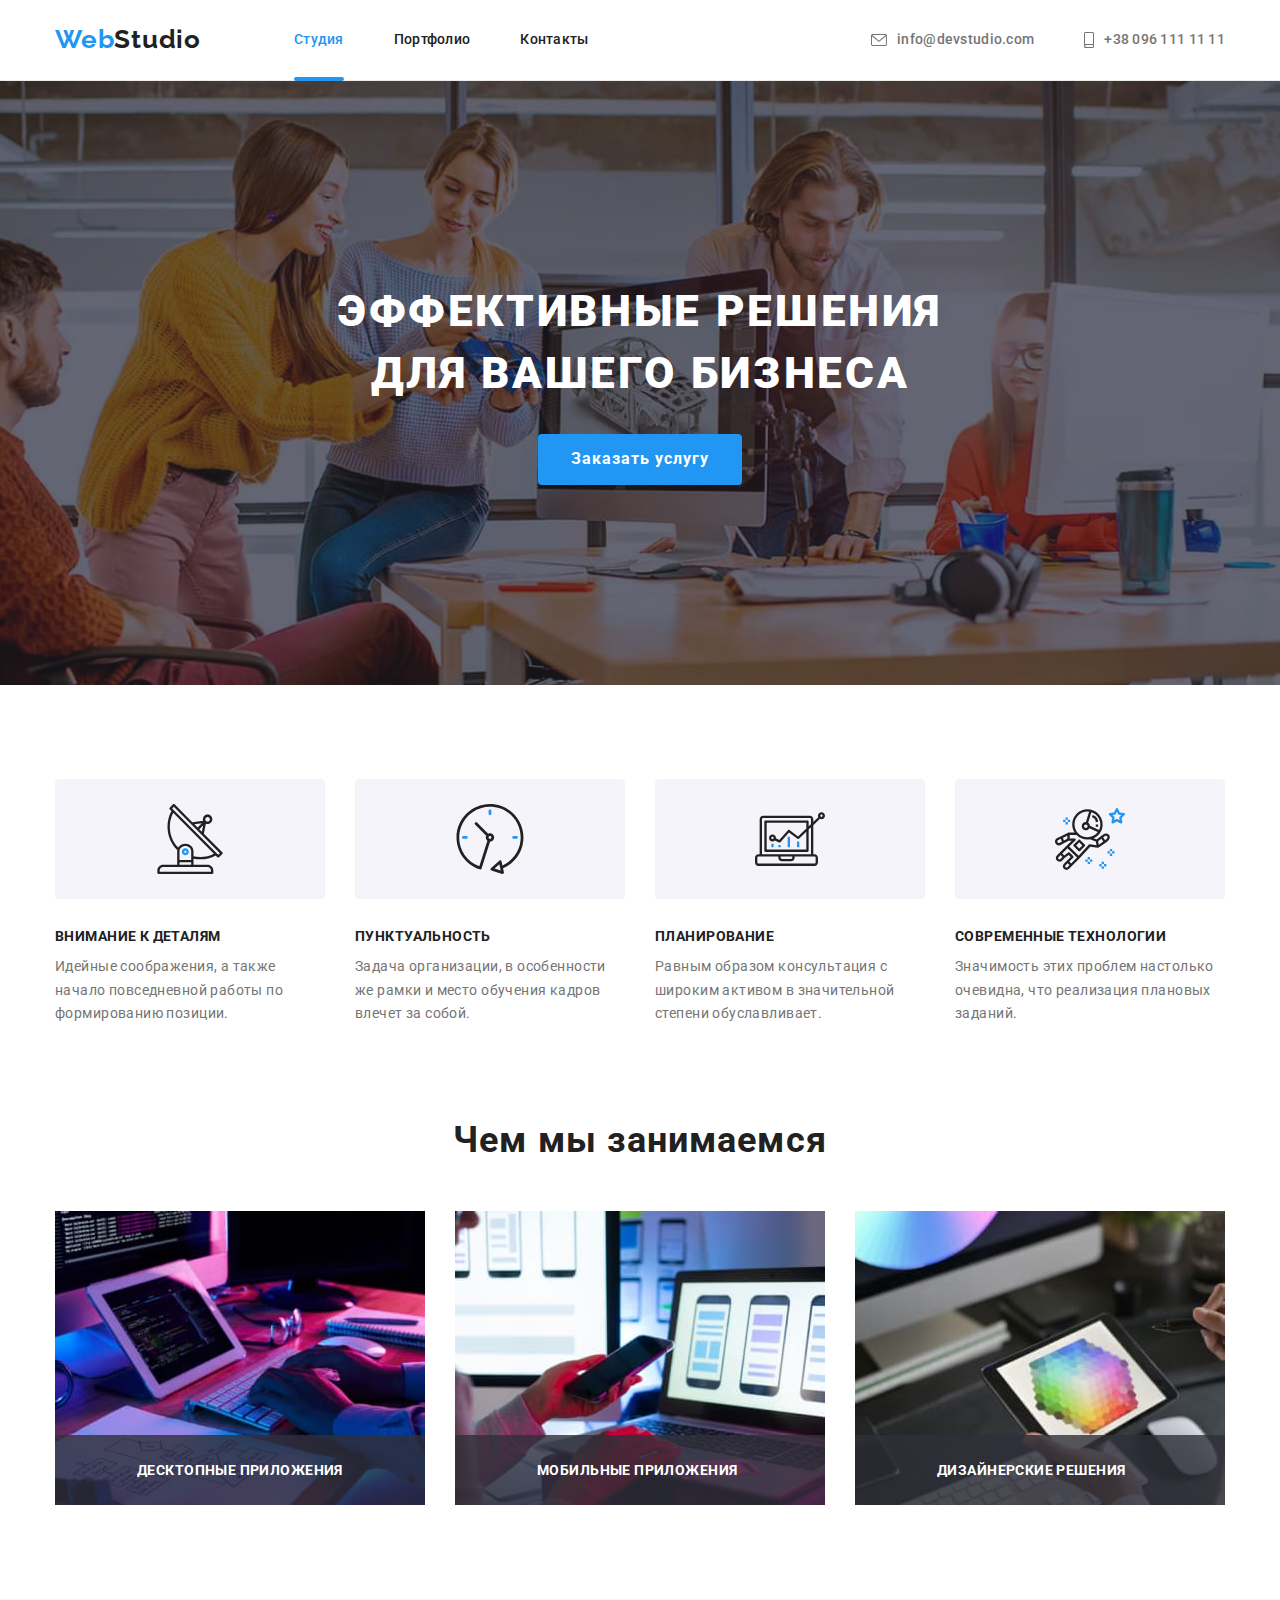
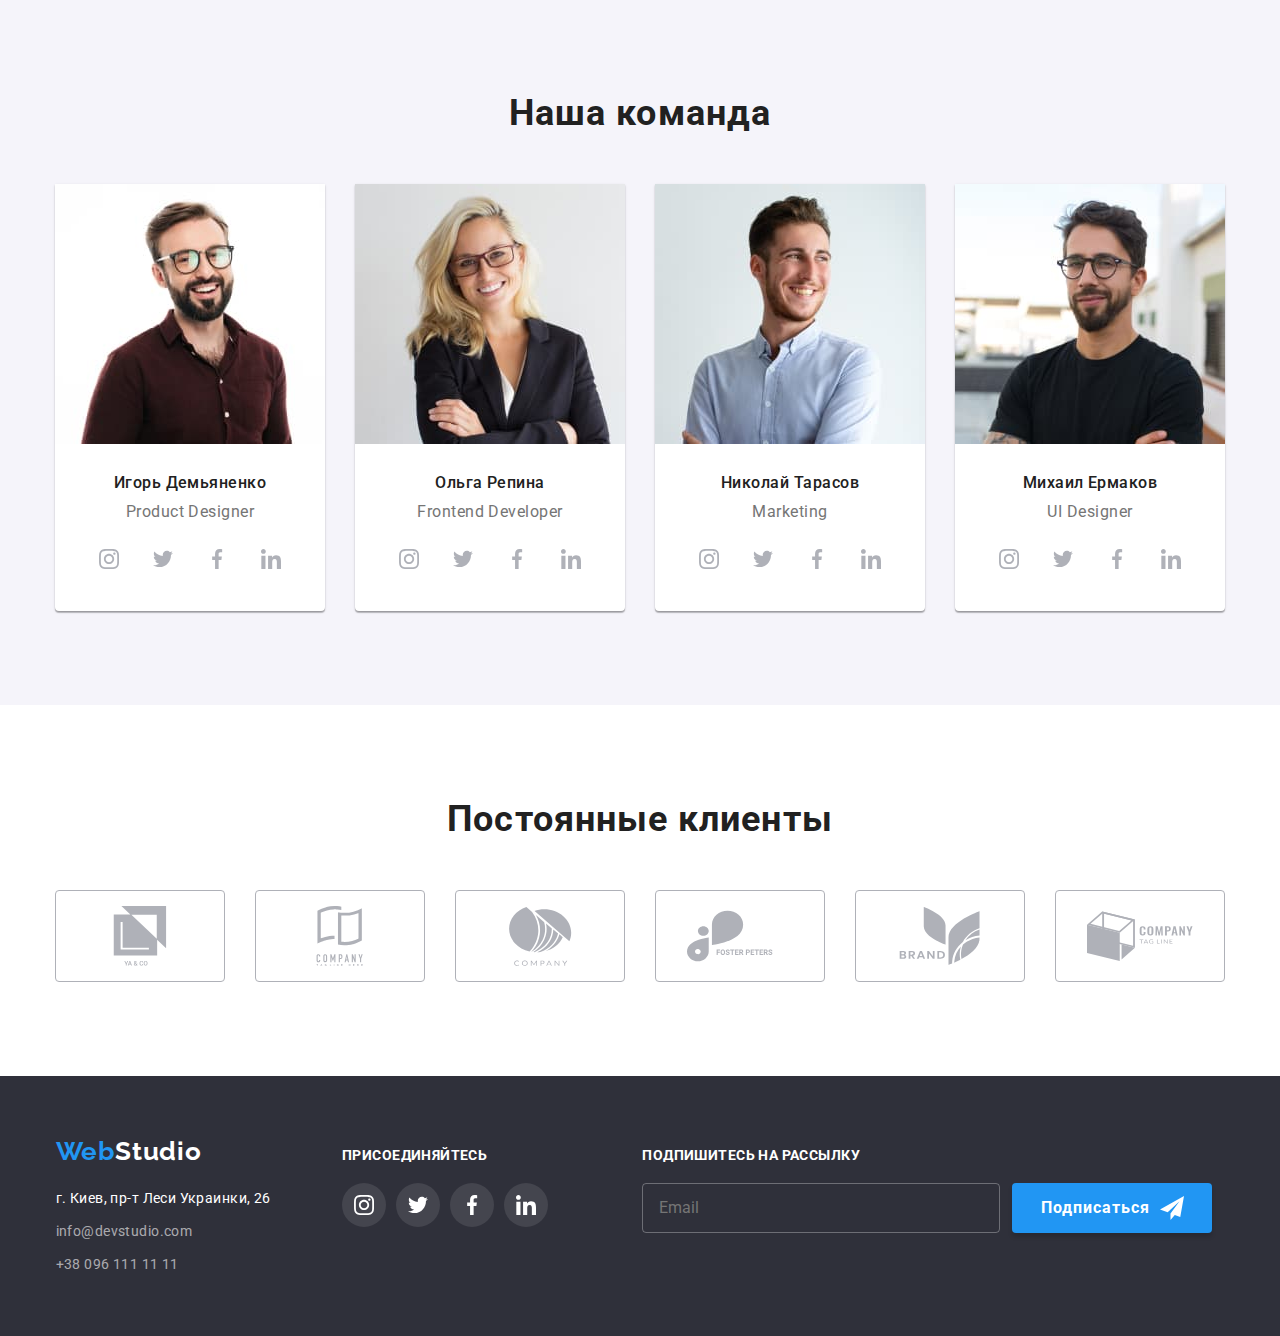
<file: index.html>
<!DOCTYPE html>
<html lang="ru">
<head>
    <meta charset="UTF-8">
    <meta http-equiv="X-UA-Compatible" content="IE=edge">
    <meta name="viewport" content="width=device-width, initial-scale=1.0" />
    <title>Web Studio</title>
    <link rel="preconnect" href="https://fonts.googleapis.com">
    <link rel="preconnect" href="https://fonts.gstatic.com" crossorigin>
    <link href="https://fonts.googleapis.com/css2?family=Raleway:wght@700&family=Roboto:wght@400;500;700;900&display=swap"
        rel="stylesheet">
        <link rel="stylesheet" href="https://cdnjs.cloudflare.com/ajax/libs/modern-normalize/1.1.0/modern-normalize.min.css">
    <link rel="stylesheet" href="./css/main.min.css" />
</head>
<body>
    <header class="line-header">
        <div class="container">
            <!-- Заголовок Хедера -->
            <div class="header">
                <a href="./index.html" class="header__logo"><span class="header__logo-web">Web</span>Studio</a>
                <button type="button"
                        class="nav__button"
                        data-menu-button
                        aria-expanded="false"
                        aria-controls="nav__menu-mobile"
                    >
                        <svg width="40px" height="40px" aria-label="Переключатель мобильного меню">
                            <use class="nav__icon-crose" href="./images/symbol-defs.svg#icon-close_40px"></use>
                            <use class="nav__icon-menu" href="./images/symbol-defs.svg#icon-menu_40px"></use>
                        </svg>
                    </button> 
            <!-- Навигация -->
            <div class="mobile-menu" data-menu>
                <nav class="nav">
                    <ul class="nav__list"> 
                        <li class="nav__item"><a href="./index.html" class="nav__link nav__link--current">Студия</a></li>
                        <li class="nav__item"><a href="./portfolio.html" class="nav__link">Портфолио</a></li>
                        <li class="nav__item"><a href="" class="nav__link">Контакты</a></li>
                    </ul> 
                </nav>
            <!-- Контакты -->
                <div class="mobile-flex">
                <ul class="nav-contact">
                    <li class="nav-contact__item">
                        <a href="mailto:info@devstudio.com" class="nav-contact__link mail">
                            <div class="nav-contact__icon">
                                <svg class="nav__mail-icon" width="16px" height="12px">
                                    <use href="./images/symbol-defs.svg#icon-envelope"></use>
                                </svg>
                                info@devstudio.com
                            </div>
                        </a>
                    </li>
                    <li class="nav-contact__item">
                        <a href="tel:+380961111111" class="nav-contact__link">
                            <div class="nav-contact__icon-block">
                                <svg class="nav__phone-icon" width="10px" height="16px">
                                    <use href="./images/symbol-defs.svg#icon-smartphone"></use>
                                </svg>
                                +38 096 111 11 11
                            </div>
                        </a>
                    </li>
                </ul>
                <ul class="mobile-nav__list">
                            <li class="mobile-nav__item">
                                <a href="" class="mobile-nav__link">Instagram</a>
                            </li>
                            <li class="mobile-nav__item"> 
                                <a href="" class="mobile-nav__link">Twitter</a>
                            </li>
                            <li class="mobile-nav__item">
                                <a href="" class="mobile-nav__link">Facebook</a>
                            </li>
                            <li class="mobile-nav__item">
                                <a href="" class="mobile-nav__link">LinkedIn</a>
                            </li>
                        </ul>
                </div>
            </div>
        </div>
        </div>
    </header>
    <main>
        <!-- Фон на Hero -->
        
        <!-- Hero -->
        <section class="hero">
            <div class="container">
                <h1 class="hero__captoin">Эффективные решения<br> для вашего бизнеса</h1>
                <button data-modal-open type="button" class="hero__button">Заказать услугу</button>
                <div class="backdrop is-hidden" data-modal>
                    <div class="modal">
                        <button class="modal__button-close" type="button" data-modal-close>
                            <svg width="11px" height="11px" class="modal__icon">
                                <use href="./images/symbol-defs.svg#icon-close-svg"></use>
                            </svg>
                    </button>
                    <form name="signup_form" autocomplete="on" novalidate class="modal__form">
                        <h2 class="form-label">Оставьте свои данные, мы вам перезвоним</h2>
                        <div class="form-info">
                        <label for="name">Имя</label>
                        <input type="text" name="name" id="name" placeholder=" " class="form-info__text"/>
                        <svg class="form-info__svg">
                            <use href="./images/symbol-defs.svg#icon-person-input"></use>
                        </svg>
                        </div>

                        <div class="form-info">
                        <label for="tel">Телефон</label>
                        <input type="tel" name="tel" id="tel" placeholder=" " class="form-info__text">
                        <svg class="form-info__svg">
                            <use href="./images/symbol-defs.svg#icon-phone-input"></use>
                        </svg>
                        </div>

                        <div class="form-info">
                        <label for="email">Почта</label>
                        <input type="email" name="email" id="email" placeholder=" " class="form-info__text">
                        <svg class="form-info__svg">
                            <use href="./images/symbol-defs.svg#icon-email-input"></use>
                        </svg>
                        </div>

                        <div class="feetback">
                        <label for="feetback">Комментарий</label>
                        <textarea name="feetback" id="feetback" rows="10" placeholder="Введите текст" class="form-info__text"></textarea>
                        </div>

                        <div class="polisy">
                        <label for="polisy">
                            <input type="checkbox" name="polisy" id="polisy" class="polisy__checkbox">
                            <svg class="polisy__icon">
                                <use href="./images/symbol-defs.svg#icon-polisy"></use>
                            </svg>
                            Соглашаюсь с рассылкой и принимаю 
                            <a href="" class="polisy__link">Условия договора</a>
                        </label>
                        </div>
                        <button type="submit" class="form-button">Отправить</button>
                    </form>
                    </div>
                </div>
            </div>
        </section>
        <!-- Особенности веб студии -->
        <section class="section">
            <div class="container">
                <h2 class="visually-hidden">Особенности</h2>
                <ul class="futures">
                    <li class="futures__item">
                        <div class="futures__block">
                            <svg class="futures__icon">
                                <use href="./images/symbol-defs.svg#icon-antenna"></use>
                            </svg>
                        </div>
                        <h3 class="futures__title">Внимание к деталям</h3>
                        <p class="futures__text">Идейные соображения, а также начало повседневной работы по формированию позиции.</p>
                    </li>
                <li class="futures__item">
                    <div class="futures__block">
                        <svg class="futures__icon">
                            <use href="./images/symbol-defs.svg#icon-clock"></use>
                        </svg>
                    </div>
                    <h3 class="futures__title">Пунктуальность</h3>
                    <p class="futures__text">Задача организации, в особенности же рамки и место обучения кадров влечет за собой.</p>
                </li>
                <li class="futures__item">
                    <div class="futures__block">
                        <svg class="futures__icon">
                            <use href="./images/symbol-defs.svg#icon-diagram"></use>
                        </svg>
                    </div>
                    <h3 class="futures__title">Планирование</h3>
                    <p class="futures__text">Равным образом консультация с широким активом в значительной степени обуславливает.</p>
                </li>
                <li class="futures__item">
                    <div class="futures__block">
                        <svg class="futures__icon">
                            <use href="./images/symbol-defs.svg#icon-astronaut"></use>
                        </svg>
                    </div>
                    <h3 class="futures__title">Современные технологии</h3>
                    <p class="futures__text">Значимость этих проблем настолько очевидна, что реализация плановых заданий.</p>
                </li>
                </ul>
            </div>
        </section>
        
        <!-- Примеры работ -->
        <section class="section section--no-padding-top">
            <div class="container">
                <h2 class="section__title">Чем мы занимаемся</h2>
                    <ul class="examples">
                        <li class="examples__item">
                            <div class="examples__backdrop">
                            <picture>
                                <source
                                    srcset="
                                    ./images/dev1-1x.jpg 1x, 
                                    ./images/dev1-2x.jpg 2x
                                    "
                                >
                                <img src="images/unknown.png" alt="Разработчик пишет код" width="370" />
                            </picture>
                                <p class="examples__text">Десктопные приложения</p>
                            </div>
                        </li>
                        <li class="examples__item">
                            <div class="examples__backdrop">
                            <picture>
                                <source srcset="
                                    ./images/dev2-1x.jpg 1x, 
                                    ./images/dev2-2x.jpg 2x
                                    "
                                >
                                <img src="images/unknown(1).png" alt="Разработчик выбирает дизайн" width="370" />
                            </picture>
                                <p class="examples__text">Мобильные приложения</p>
                            </div>
                        </li>
                        <li class="examples__item">
                            <div class="examples__backdrop">
                            <picture>
                                <source srcset="
                                    ./images/dev3-1x.jpg 1x, 
                                    ./images/dev3-2x.jpg 2x
                                    "
                                >
                                <img src="images/unknown(2).png" alt="Разработчик выбирает цветовую палитру" width="370" />
                            </picture>
                                <p class="examples__text">Дизайнерские решения</p>
                            </div>
                        </li>
                    </ul>
            </div>
        </section>
        <!-- Секция наша команда -->
        <section class="section section--background">
            <div class="container">
                <h2 class="section__title">Наша команда</h2>
                    <ul class="team">
                        <li class="team__item">
                            <picture>
                                <source srcset="
                                    ./images/mobigor-1x.jpg 1x,
                                    ./images/mobigor-2x.jpg 2x
                                    "
                                    media="(max-width: 767px)"
                                >
                                <source srcset="
                                    ./images/igorpc-1x.jpg 1x,
                                    ./images/igorpc-2x.jpg 2x
                                    " 
                                    media="(min-width: 1200px)"
                                >
                                <source srcset="
                                    ./images/tabigor-1x.jpg 1x,
                                    ./images/tabigor-2x.jpg 2x
                                    "
                                >

                                <img src="images/igor.png" alt="Игорь Демьяненко" />
                            </picture>
                            <div class="team__box">
                                <h3 class="team__title">Игорь Демьяненко</h3>
                                <p class="team__text">Product Designer</p>
                                <ul class="social">
                                    <li class="social__item">
                                        <a href="" class="social__link">
                                            <svg width="20px" height="20px">
                                                <use href="./images/symbol-defs.svg#icon-instagram"></use>
                                            </svg>
                                        </a>
                                    </li>
                                    <li class="social__item">
                                        <a href="" class="social__link">
                                            <svg width="20px" height="20px">
                                                <use href="./images/symbol-defs.svg#icon-twitter"></use>
                                            </svg>
                                        </a>
                                    </li>
                                    <li class="social__item">
                                        <a href="" class="social__link">
                                            <svg width="20px" height="20px">
                                                <use href="./images/symbol-defs.svg#icon-facebook"></use>
                                            </svg>
                                        </a>
                                    </li>
                                    <li class="social__item">
                                        <a href="" class="social__link">
                                            <svg width="20px" height="20px">
                                                <use href="./images/symbol-defs.svg#icon-linkedin"></use>
                                            </svg>
                                        </a>
                                    </li>
                                </ul>
                             </div>
                        </li>
                <li class="team__item">
                    <picture>
                                <source srcset="
                                    ./images/mobolga-1x.jpg 1x,
                                    ./images/mobolga-2x.jpg 2x
                                    " media="(max-width: 767px)"
                                >
                                <source srcset="
                                    ./images/olgapc-1x.jpg 1x,
                                    ./images/olgapc-2x.jpg 2x
                                    " media="(min-width: 1200px)"
                                >
                                <source srcset="
                                    ./images/tabolga-1x.jpg 1x,
                                    ./images/tabolga-2x.jpg 2x
                                    "
                                >
                            
                                <img src="images/olga.png" alt="Ольга Репина" />
                            </picture>
                    <div class="team__box">
                        <h3 class="team__title">Ольга Репина</h3>
                        <p class="team__text">Frontend Developer</p>
                        <ul class="social">
                            <li class="social__item">
                                <a href="" class="social__link">
                                    <svg width="20px" height="20px">
                                        <use href="./images/symbol-defs.svg#icon-instagram"></use>
                                    </svg>
                                </a>
                            </li>
                            <li class="social__item">
                                <a href="" class="social__link">
                                    <svg width="20px" height="20px">
                                        <use href="./images/symbol-defs.svg#icon-twitter"></use>
                                    </svg>
                                </a>
                            </li>
                            <li class="social__item">
                                <a href="" class="social__link">
                                    <svg width="20px" height="20px">
                                        <use href="./images/symbol-defs.svg#icon-facebook"></use>
                                    </svg>
                                </a>
                            </li>
                            <li class="social__item">
                                <a href="" class="social__link">
                                    <svg width="20px" height="20px">
                                        <use href="./images/symbol-defs.svg#icon-linkedin"></use>
                                    </svg>
                                </a>
                            </li>
                        </ul>
                    </div>
                </li>
                <li class="team__item">
                    <picture>
                                <source srcset="
                                    ./images/mobnikola-1x.jpg 1x,
                                    ./images/mobnikola-2x.jpg 2x
                                    " media="(max-width: 767px)"
                                >
                                <source srcset="
                                    ./images/nikolapc-1x.jpg 1x,
                                    ./images/nikolapc-2x.jpg 2x
                                    " media="(min-width: 1200px)"
                                >
                                <source srcset="
                                    ./images/tabnikola-1x.jpg 1x,
                                    ./images/tabnikola-2x.jpg 2x
                                    "
                                >
                            
                                <img src="images/nikola.png" alt="Николай Тарасов" />
                            </picture>
                        <div class="team__box">
                            <h3 class="team__title">Николай Тарасов</h3>
                            <p class="team__text">Marketing</p>
                            <ul class="social">
                                <li class="social__item">
                                    <a href="" class="social__link">
                                        <svg width="20px" height="20px">
                                            <use href="./images/symbol-defs.svg#icon-instagram"></use>
                                        </svg>
                                    </a>
                                </li>
                                <li class="social__item">
                                    <a href="" class="social__link">
                                        <svg width="20px" height="20px">
                                            <use href="./images/symbol-defs.svg#icon-twitter"></use>
                                        </svg>
                                    </a>
                                </li>
                                <li class="social__item">
                                    <a href="" class="social__link">
                                        <svg width="20px" height="20px">
                                            <use href="./images/symbol-defs.svg#icon-facebook"></use>
                                        </svg>
                                    </a>
                                </li>
                                <li class="social__item">
                                    <a href="" class="social__link">
                                        <svg width="20px" height="20px">
                                            <use href="./images/symbol-defs.svg#icon-linkedin"></use>
                                        </svg>
                                    </a>
                                </li>
                            </ul>
                        </div>
                </li>
                <li class="team__item">
                    <picture>
                                <source srcset="
                                    ./images/mobmiha-1x.jpg 1x,
                                    ./images/mobmiha-2x.jpg 2x
                                    " media="(max-width: 767px)"
                                >
                                <source srcset="
                                    ./images/mihapc-1x.jpg 1x,
                                    ./images/mihapc-2x.jpg 2x
                                    " media="(min-width: 1200px)"
                                >
                                <source srcset="
                                    ./images/tabmiha-1x.jpg 1x,
                                    ./images/tabmiha-2x.jpg 2x
                                    "
                                >
                            
                                <img src="images/miha.png" alt="Михаил Ермаков" />
                            </picture>
                        <div class="team__box">
                            <h3 class="team__title">Михаил Ермаков</h3>
                            <p class="team__text">UI Designer</p>
                            <ul class="social">
                                <li class="social__item">
                                    <a href="" class="social__link">
                                        <svg width="20px" height="20px">
                                            <use href="./images/symbol-defs.svg#icon-instagram"></use>
                                        </svg>
                                    </a>
                                </li>
                                <li class="social__item">
                                    <a href="" class="social__link">
                                        <svg width="20px" height="20px">
                                            <use href="./images/symbol-defs.svg#icon-twitter"></use>
                                        </svg>
                                    </a>
                                </li>
                                <li class="social__item">
                                    <a href="" class="social__link">
                                        <svg width="20px" height="20px">
                                            <use href="./images/symbol-defs.svg#icon-facebook"></use>
                                        </svg>
                                    </a>
                                </li>
                                <li class="social__item">
                                    <a href="" class="social__link">
                                        <svg width="20px" height="20px">
                                            <use href="./images/symbol-defs.svg#icon-linkedin"></use>
                                        </svg>
                                    </a>
                                </li>
                            </ul>
                        </div>
                </li>
            </ul>
            </div>
        </section>
        <!-- Постоянные клиенты -->
        <section class="section">
            <div class="container">
                <h2 class="section__title">Постоянные клиенты</h2>
                <ul class="clients">
                    <li class="clients__item">
                        <a href="" class="client__link">
                            <svg width="106px" height="60px">
                                <use href="./images/symbol-defs.svg#icon-group-1"></use>
                            </svg>
                        </a>
                    </li>
                    <li class="clients__item">
                        <a href="" class="client__link">
                            <svg width="106px" height="60px">
                                <use href="./images/symbol-defs.svg#icon-group-2"></use>
                            </svg>
                        </a>
                    </li>
                    <li class="clients__item">
                        <a href="" class="client__link">
                            <svg width="106px" height="60px">
                                <use href="./images/symbol-defs.svg#icon-group-3"></use>
                            </svg>
                        </a>
                    </li>
                <li class="clients__item">
                    <a href="" class="client__link">
                        <svg width="106px" height="60px">
                            <use href="./images/symbol-defs.svg#icon-group-4"></use>
                        </svg>
                    </a>
                </li>
                    <li class="clients__item">
                        <a href="" class="client__link">
                            <svg width="106px" height="60px">
                                <use href="./images/symbol-defs.svg#icon-group-5"></use>
                            </svg>
                        </a>
                    </li>
                    <li class="clients__item">
                        <a href="" class="client__link">
                            <svg width="106px" height="60px">
                                <use href="./images/symbol-defs.svg#icon-group-6"></use>
                            </svg>
                        </a>
                    </li>
                </ul>
            </div>
        </section>
    </main>
    <!-- Подвал -->
    <footer class="footer">
        <div class="container footer__box">
            <div class="footer__adrees-block">
            <a href="./index.html" class="footer__logo"><span class="footer__logo-web">Web</span>Studio</a>
                <address class="address">
                    <ul>
                        <li class="address__list">
                        <a href="https://goo.gl/maps/MMKUuwx7VS9g7BKy7" class="address__map">г. Киев, пр-т Леси Украинки, 26</a>
                        </li>
                        <li class="address__list"> 
                        <a href="mailto:info@devstudio.com" class="address__item">info@devstudio.com</a>
                        </li>
                        <li class="address__list">
                        <a href="tel:+380961111111" class="address__item">+38 096 111 11 11</a>
                        </li>
                    </ul>
                </address>
            </div>
                <div class="footer-social">
                    <h3 class="footer-social__main">присоединяйтесь</h3>
                    <ul class="footer-social__list">
                        <li class="footer-social__item-list">
                            <a href="" class="footer-social__link">
                                <svg width="20px" height="20px">
                                    <use href="./images/symbol-defs.svg#icon-instagram"></use>
                                </svg>
                            </a>
                        </li>
                        <li class="footer-social__item-list">
                            <a href="" class="footer-social__link">
                                <svg width="20px" height="20px">
                                    <use href="./images/symbol-defs.svg#icon-twitter"></use>
                                </svg>
                            </a>
                        </li>
                        <li class="footer-social__item-list">
                            <a href="" class="footer-social__link">
                                <svg width="20px" height="20px">
                                    <use href="./images/symbol-defs.svg#icon-facebook"></use>
                                </svg>
                            </a>
                        </li>
                        <li class="footer-social__item-list">
                            <a href="" class="footer-social__link">
                                <svg width="20px" height="20px">
                                    <use href="./images/symbol-defs.svg#icon-linkedin"></use>
                                </svg>
                            </a>
                        </li>
                    </ul>
                </div>
                <form class="input-wrap">
                <div class="subscribe">
                    <label for="mail">Подпишитесь на рассылку</label>
                <div class="item-form">
                    <input type="text" name="subscribe" placeholder="Email" id="mail">
                     <button type="submit" class="subscribe-button">Подписаться
                    <svg class="subscribe-button__icon">
                        <use href="./images/symbol-defs.svg#icon-icon-send"></use>
                    </svg>
                </button>
                </div>
                </div>
            </form>
        </div>
    </footer>
    <script src="./js/mobile-menu.js"></script>
    <script src="./js/modal.js"></script>
</body>
</html>
</file>
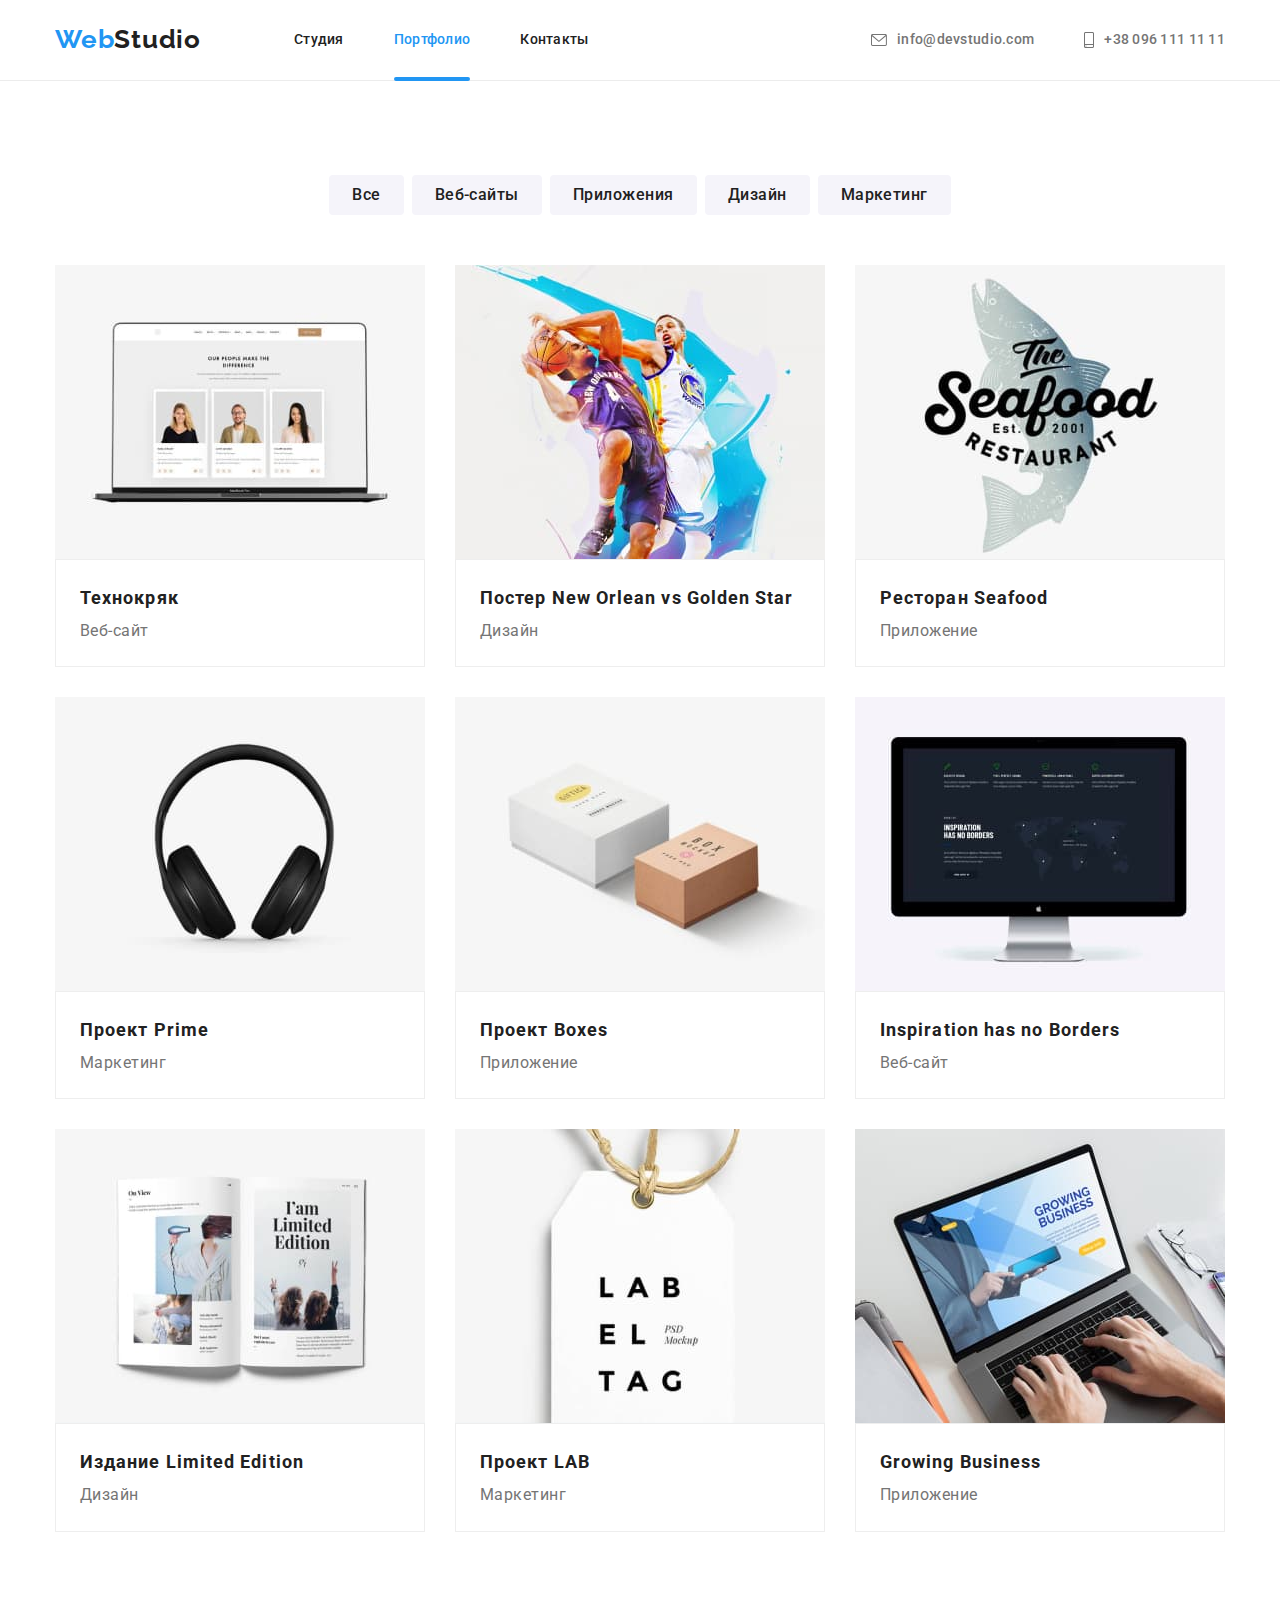
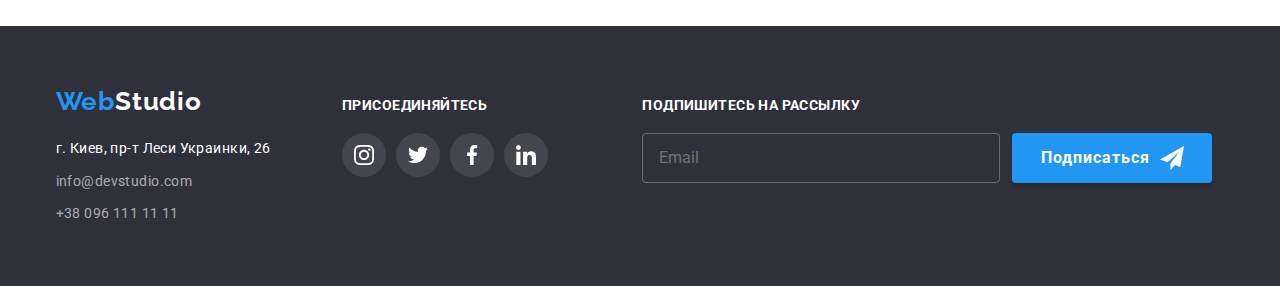
<file: portfolio.html>
<!DOCTYPE html>
<html lang="ru">
<head>
    <meta charset="UTF-8">
    <meta http-equiv="X-UA-Compatible" content="IE=edge">
    <meta name="viewport" content="width=device-width, initial-scale=1.0" />
    <title>Portfolio</title>
    <link rel="preconnect" href="https://fonts.googleapis.com">
    <link rel="preconnect" href="https://fonts.gstatic.com" crossorigin>
    <link href="https://fonts.googleapis.com/css2?family=Raleway:wght@700&family=Roboto:wght@400;500;700;900&display=swap"
        rel="stylesheet">
        <link rel="stylesheet" href="https://cdnjs.cloudflare.com/ajax/libs/modern-normalize/1.1.0/modern-normalize.min.css">
    <link rel="stylesheet" href="./css/main.min.css" />
</head>
<body>
    <header class="line-header">
        <div class="container">
            <!-- Заголовок Хедера -->
            <div class="header">
                <a href="./index.html" class="header__logo"><span class="header__logo-web">Web</span>Studio</a>
                <button type="button"
                        class="nav__button"
                        data-menu-button
                        aria-expanded="false"
                        aria-controls="nav__menu-mobile"
                    >
                        <svg width="40px" height="40px" aria-label="Переключатель мобильного меню">
                            <use class="nav__icon-crose" href="./images/symbol-defs.svg#icon-close_40px"></use>
                            <use class="nav__icon-menu" href="./images/symbol-defs.svg#icon-menu_40px"></use>
                        </svg>
                    </button> 
            <!-- Навигация -->
            <div class="mobile-menu" data-menu>
                <nav class="nav">
                    <ul class="nav__list"> 
                        <li class="nav__item"><a href="./index.html" class="nav__link">Студия</a></li>
                        <li class="nav__item"><a href="./portfolio.html" class="nav__link nav__link--current">Портфолио</a></li>
                        <li class="nav__item"><a href="" class="nav__link">Контакты</a></li>
                    </ul> 
                </nav>
            <!-- Контакты -->
                <div class="mobile-flex">
                <ul class="nav-contact">
                    <li class="nav-contact__item">
                        <a href="mailto:info@devstudio.com" class="nav-contact__link mail">
                            <div class="nav-contact__icon">
                                <svg class="nav__mail-icon" width="16px" height="12px">
                                    <use href="./images/symbol-defs.svg#icon-envelope"></use>
                                </svg>
                                info@devstudio.com
                            </div>
                        </a>
                    </li>
                    <li class="nav-contact__item">
                        <a href="tel:+380961111111" class="nav-contact__link">
                            <div class="nav-contact__icon-block">
                                <svg class="nav__phone-icon" width="10px" height="16px">
                                    <use href="./images/symbol-defs.svg#icon-smartphone"></use>
                                </svg>
                                +38 096 111 11 11
                            </div>
                        </a>
                    </li>
                </ul>
                <ul class="mobile-nav__list">
                            <li class="mobile-nav__item">
                                <a href="" class="mobile-nav__link">Instagram</a>
                            </li>
                            <li class="mobile-nav__item"> 
                                <a href="" class="mobile-nav__link">Twitter</a>
                            </li>
                            <li class="mobile-nav__item">
                                <a href="" class="mobile-nav__link">Facebook</a>
                            </li>
                            <li class="mobile-nav__item">
                                <a href="" class="mobile-nav__link">LinkedIn</a>
                            </li>
                        </ul>
                </div>
            </div>
        </div>
        </div>
    </header>
    <main>
        <!-- Фильтр -->
        <section class="section">
            <div class="container">
        <h1 class="visually-hidden">Портфолио</h1>
        <ul class="filter">
            <li class="filter__item">
                <button class="filter__button" type="button">Все</button>
            </li>
            <li class="filter__item">
                <button class="filter__button" type="button">Веб-сайты</button>
            </li>
            <li class="filter__item">
                <button class="filter__button" type="button">Приложения</button>
            </li>
            <li class="filter__item">
                <button class="filter__button" type="button">Дизайн</button>
            </li>
            <li class="filter__item">
                <button class="filter__button" type="button">Маркетинг</button>
            </li>
        </ul>
            <!-- services -->
            <ul class="services">
                <li class="services__item">
                    <a href="" class="services__link">
                    <div class="overlay">
                        <picture>
                                        <source srcset="
                                            ./images/mobtechno-1x.jpg 1x,
                                            ./images/mobtechno-2x.jpg 2x
                                            " 
                                            media="(max-width: 767px)"
                                        >
                                        <source srcset="
                                            ./images/technopc-1x.jpg 1x,
                                            ./images/technopc-2x.jpg 2x
                                            " 
                                            media="(min-width: 1200px)"
                                        >
                                        <source srcset="
                                            ./images/technotab-1x.jpg 1x,
                                            ./images/technotab-2x.jpg 2x
                                            "
                                        >
                                        
                                        <img src="images/techno.png" alt="Ноутбук" />
                                    </picture>
                            <div class="overlay__block">
                                <p class="overlay__text">
                                Ресурс предлагает комплексные предложения с разным уровнем функционала и сервисов. Все это позволит посетителю получить
                                исчерпывающие сведения о компании или частном лице.
                                </p>
                            </div>
                    </div>
                    <div class="services__block">
                    <h2 class="services__title">Технокряк</h2>
                    <p class="services__text">Веб-сайт</p>
                    </div>
                    </a>
                </li>
                <li class="services__item">
                    <a href="" class="services__link">
                    <div class="overlay">
                    <picture>
                                        <source srcset="
                                            ./images/moborlean-1x.jpg 1x,
                                            ./images/moborlean-2x.jpg 2x
                                            " media="(max-width: 767px)"
                                        >
                                        <source srcset="
                                            ./images/orleanpc-1x.jpg 1x,
                                            ./images/orleanpc-2x.jpg 2x
                                            " media="(min-width: 1200px)"
                                        >
                                        <source srcset="
                                            ./images/orleantab-1x.jpg 1x,
                                            ./images/orleantab-2x.jpg 2x
                                            "
                                        >
                                    
                                        <img src="images/neworlean.png" alt="Игра в баскетбол" />
                                    </picture>
                    <div class="overlay__block">
                        <p class="overlay__text">
                            Ресурс предлагает комплексные предложения с разным уровнем функционала и сервисов. Все это позволит посетителю
                            получить
                            исчерпывающие сведения о компании или частном лице.
                        </p>
                    </div>
                    </div>
                    <div class="services__block">
                    <h2 class="services__title">Постер New Orlean vs Golden Star</h2>
                    <p class="services__text">Дизайн</p>
                    </div>
                    </a>
                </li>
                <li class="services__item">
                    <a href="" class="services__link">
                    <div class="overlay">
                    <picture>
                                        <source srcset="
                                            ./images/mobseafood-1x.jpg 1x,
                                            ./images/mobseafood-2x.jpg 2x
                                            " media="(max-width: 767px)"
                                        >
                                        <source srcset="
                                            ./images/seafoodpc-1x.jpg 1x,
                                            ./images/seafoodpc-2x.jpg 2x
                                            " media="(min-width: 1200px)"
                                        >
                                        <source srcset="
                                            ./images/seafoodtab-1x.jpg 1x,
                                            ./images/seafoodtab-2x.jpg 2x
                                            "
                                        >
                                    
                                        <img src="images/seafood.png" alt="Рыба" />
                                    </picture>
                    <div class="overlay__block">
                        <p class="overlay__text">
                            Ресурс предлагает комплексные предложения с разным уровнем функционала и сервисов. Все это позволит посетителю
                            получить
                            исчерпывающие сведения о компании или частном лице.
                        </p>
                    </div>
                    </div>
                    <div class="services__block">
                    <h2 class="services__title">Ресторан Seafood</h2>
                    <p class="services__text">Приложение</p>
                    </div>
                    </a>
                </li>
                <li class="services__item">
                    <a href="" class="services__link">
                    <div class="overlay">
                    <picture>
                                        <source srcset="
                                            ./images/mobprime-1x.jpg 1x,
                                            ./images/mobprime-2x.jpg 2x
                                            " media="(max-width: 767px)"
                                        >
                                        <source srcset="
                                            ./images/primepc-1x.jpg 1x,
                                            ./images/primepc-2x.jpg 2x
                                            " media="(min-width: 1200px)"
                                        >
                                        <source srcset="
                                            ./images/primetab-1x.jpg 1x,
                                            ./images/primetab-2x.jpg 2x
                                            "
                                        >
                                    
                                        <img src="images/prime.png" alt="Наушники" />
                                    </picture>
                    <div class="overlay__block">
                        <p class="overlay__text">
                            Ресурс предлагает комплексные предложения с разным уровнем функционала и сервисов. Все это позволит посетителю
                            получить
                            исчерпывающие сведения о компании или частном лице.
                        </p>
                    </div>
                    </div>
                    <div class="services__block">
                    <h2 class="services__title">Проект Prime</h2>
                    <p class="services__text">Маркетинг</p>
                    </div>
                    </a>
                </li>
                <li class="services__item">
                    <a href="" class="services__link">
                    <div class="overlay">
                    <picture>
                                        <source srcset="
                                            ./images/mobboxes-1x.jpg 1x,
                                            ./images/mobboxes-2x.jpg 2x
                                            " media="(max-width: 767px)"
                                        >
                                        <source srcset="
                                            ./images/boxespc-1x.jpg 1x,
                                            ./images/boxespc-2x.jpg 2x
                                            " media="(min-width: 1200px)"
                                        >
                                        <source srcset="
                                            ./images/boxestab-1x.jpg 1x,
                                            ./images/boxestab-2x.jpg 2x
                                            "
                                        >
                                    
                                        <img src="images/boxes.png" alt="Две коробки разных размеров" />
                                    </picture>
                    <div class="overlay__block">
                        <p class="overlay__text">
                            Ресурс предлагает комплексные предложения с разным уровнем функционала и сервисов. Все это позволит посетителю
                            получить
                            исчерпывающие сведения о компании или частном лице.
                        </p>
                    </div>
                    </div>
                    <div class="services__block">
                    <h2 class="services__title">Проект Boxes</h2>
                    <p class="services__text">Приложение</p>
                    </div>
                    </a>
                </li>
                <li class="services__item">
                    <a href="" class="services__link">
                    <div class="overlay">
                    <picture>
                                        <source srcset="
                                            ./images/mobmac-1x.jpg 1x,
                                            ./images/mobmac-2x.jpg 2x
                                            " media="(max-width: 767px)"
                                        >
                                        <source srcset="
                                            ./images/macpc-1x.jpg 1x,
                                            ./images/macpc-2x.jpg 2x
                                            " media="(min-width: 1200px)"
                                        >
                                        <source srcset="
                                            ./images/mactab-1x.jpg 1x,
                                            ./images/mactab-2x.jpg 2x
                                            "
                                        >
                                    
                                        <img src="images/mac.png" alt="iMac" />
                                    </picture>
                    <div class="overlay__block">
                        <p class="overlay__text">
                            Ресурс предлагает комплексные предложения с разным уровнем функционала и сервисов. Все это позволит посетителю
                            получить
                            исчерпывающие сведения о компании или частном лице.
                        </p>
                    </div>
                    </div>
                    <div class="services__block">
                    <h2 class="services__title">Inspiration has no Borders</h2>
                    <p class="services__text">Веб-сайт</p>
                    </div>
                    </a>
                </li>
                <li class="services__item">
                    <a href="" class="services__link">
                    <div class="overlay">
                    <picture>
                                        <source srcset="
                                            ./images/moblimited-1x.jpg 1x,
                                            ./images/moblimited-2x.jpg 2x
                                            " media="(max-width: 767px)"
                                        >
                                        <source srcset="
                                            ./images/limitedpc-1x.jpg 1x,
                                            ./images/limitedpc-2x.jpg 2x
                                            " media="(min-width: 1200px)"
                                        >
                                        <source srcset="
                                            ./images/limitedtab-1x.jpg 1x,
                                            ./images/limitedtab-2x.jpg 2x
                                            "
                                        >
                                    
                                        <img src="images/limited.png" alt="Открытая книга" />
                                    </picture>
                    <div class="overlay__block">
                        <p class="overlay__text">
                            Ресурс предлагает комплексные предложения с разным уровнем функционала и сервисов. Все это позволит посетителю
                            получить
                            исчерпывающие сведения о компании или частном лице.
                        </p>
                    </div>
                    </div>
                    <div class="services__block">
                    <h2 class="services__title">Издание Limited Edition</h2>
                    <p class="services__text">Дизайн</p>
                    </div>
                    </a>
                </li>
                <li class="services__item">
                    <a href="" class="services__link">
                    <div class="overlay">
                    <picture>
                                        <source srcset="
                                            ./images/moblab-1x.jpg 1x,
                                            ./images/moblab-2x.jpg 2x
                                            " media="(max-width: 767px)"
                                        >
                                        <source srcset="
                                            ./images/labpc-1x.jpg 1x,
                                            ./images/labpc-2x.jpg 2x
                                            " media="(min-width: 1200px)"
                                        >
                                        <source srcset="
                                            ./images/labtab-1x.jpg 1x,
                                            ./images/labtab-2x.jpg 2x
                                            "
                                        >
                                    
                                        <img src="images/lab.png" alt="Бирка с надписью" />
                                    </picture>
                    <div class="overlay__block">
                        <p class="overlay__text">
                            Ресурс предлагает комплексные предложения с разным уровнем функционала и сервисов. Все это позволит посетителю
                            получить
                            исчерпывающие сведения о компании или частном лице.
                        </p>
                    </div>
                    </div>
                    <div class="services__block">
                    <h2 class="services__title">Проект LAB</h2>
                    <p class="services__text">Маркетинг</p>
                    </div>
                    </a>
                </li>
                <li class="services__item">
                    <a href="" class="services__link">
                    <div class="overlay">
                    <picture>
                                        <source srcset="
                                            ./images/mobbusiness-1x.jpg 1x,
                                            ./images/mobbusiness-2x.jpg 2x
                                            " media="(max-width: 767px)"
                                        >
                                        <source srcset="
                                            ./images/businesspc-1x.jpg 1x,
                                            ./images/businesspc-2x.jpg 2x
                                            " media="(min-width: 1200px)"
                                        >
                                        <source srcset="
                                            ./images/businesstab-1x.jpg 1x,
                                            ./images/businesstab-2x.jpg 2x
                                            "
                                        >
                                    
                                        <img src="./images/business.png" alt="Работа за ноутбуком" />
                                    </picture>
                    <div class="overlay__block">
                        <p class="overlay__text">
                            Ресурс предлагает комплексные предложения с разным уровнем функционала и сервисов. Все это позволит посетителю
                            получить
                            исчерпывающие сведения о компании или частном лице.
                        </p>
                    </div>
                    </div>
                    <div class="services__block">
                    <h2 class="services__title">Growing Business</h2>
                    <p class="services__text">Приложение</p>
                    </div>
                    </a>
                </li>
            </ul>
            </div>
        </section>
    </main>
    <!-- Подвал -->
    <footer class="footer">
        <div class="container footer__box">
            <div class="footer__adrees-block">
                <a href="./index.html" class="footer__logo"><span class="footer__logo-web">Web</span>Studio</a>
                <address class="address">
                    <ul>
                        <li class="address__list">
                            <a href="https://goo.gl/maps/MMKUuwx7VS9g7BKy7" class="address__map">г. Киев, пр-т Леси
                                Украинки, 26</a>
                        </li>
                        <li class="address__list">
                            <a href="mailto:info@devstudio.com" class="address__item">info@devstudio.com</a>
                        </li>
                        <li class="address__list">
                            <a href="tel:+380961111111" class="address__item">+38 096 111 11 11</a>
                        </li>
                    </ul>
                </address>
            </div>
            <div class="footer-social">
                <h3 class="footer-social__main">присоединяйтесь</h3>
                <ul class="footer-social__list">
                    <li class="footer-social__item-list">
                        <a href="" class="footer-social__link">
                            <svg width="20px" height="20px">
                                <use href="./images/symbol-defs.svg#icon-instagram"></use>
                            </svg>
                        </a>
                    </li>
                    <li class="footer-social__item-list">
                        <a href="" class="footer-social__link">
                            <svg width="20px" height="20px">
                                <use href="./images/symbol-defs.svg#icon-twitter"></use>
                            </svg>
                        </a>
                    </li>
                    <li class="footer-social__item-list">
                        <a href="" class="footer-social__link">
                            <svg width="20px" height="20px">
                                <use href="./images/symbol-defs.svg#icon-facebook"></use>
                            </svg>
                        </a>
                    </li>
                    <li class="footer-social__item-list">
                        <a href="" class="footer-social__link">
                            <svg width="20px" height="20px">
                                <use href="./images/symbol-defs.svg#icon-linkedin"></use>
                            </svg>
                        </a>
                    </li>
                </ul>
            </div>
            <form class="input-wrap">
                <div class="subscribe">
                    <label for="mail">Подпишитесь на рассылку</label>
                <div class="item-form">
                    <input type="text" name="subscribe" placeholder="Email" id="mail">
                     <button type="submit" class="subscribe-button">Подписаться
                    <svg class="subscribe-button__icon">
                        <use href="./images/symbol-defs.svg#icon-icon-send"></use>
                    </svg>
                </button>
                </div>
                </div>
            </form>
        </div>
    </footer>
    <script src="./js/mobile-menu.js"></script>
</body>
</html>
</file>
<file: css/main.min.css>
html{-webkit-box-sizing:border-box;box-sizing:border-box}*,*::before,*::after{-webkit-box-sizing:inherit;box-sizing:inherit}body{background-color:var(--h1-text-color);color:var(--title-text-color);font-family:Roboto, sans-serif}h1,h2,h3,h4,h5,h6{margin:0}ul{margin:0;padding:0;list-style:none}p{margin:0}img{display:block;max-width:100%;height:auto}button{border:1px solid transparent}a{text-decoration:none}.section{padding-top:60px;padding-bottom:60px}@media screen and (min-width: 1200px){.section{padding-top:94px;padding-bottom:94px}}.container{padding-left:15px;padding-right:15px;margin-left:auto;margin-right:auto}@media screen and (min-width: 480px){.container{max-width:480px}}@media screen and (min-width: 768px){.container{max-width:768px}}@media screen and (min-width: 1200px){.container{max-width:1200px}}.visually-hidden{position:absolute;width:1px;height:1px;margin:-1px;border:0;padding:0;white-space:nowrap;-webkit-clip-path:inset(100%);clip-path:inset(100%);clip:rect(0 0 0 0);overflow:hidden}.section__title{color:var(--primiry-text-color);font-weight:700;font-size:36px;line-height:1.14;text-align:center;letter-spacing:0.03em;margin-bottom:50px}@media screen and (max-width: 1199px){.section__title{margin-bottom:30px;font-size:28px;line-height:33px}}:root{--primiry-text-color: #212121;--title-text-color: #757575;--adress-footer-text: rgba(255, 255, 255, 0.6);--h1-text-color: #ffffff;--acent-color: #2196f3;--background-hero: #2f303a;--background-porfolio-botton: #f5f4fa}.header{display:-webkit-box;display:-ms-flexbox;display:flex}@media screen and (max-width: 767px){.header{display:-webkit-box;display:-ms-flexbox;display:flex;-webkit-box-align:center;-ms-flex-align:center;align-items:center;-webkit-box-pack:justify;-ms-flex-pack:justify;justify-content:space-between;padding:10px 0}}.line-header{position:relative;border-bottom:1px solid #ECECEC}.nav__list{font-weight:500;font-size:14px;line-height:1.14;letter-spacing:0.02em}@media screen and (min-width: 768px){.nav__list{display:-webkit-box;display:-ms-flexbox;display:flex}}@media screen and (max-width: 767px){.nav__item{margin-bottom:32px}}@media screen and (min-width: 768px){.nav__item{margin-right:50px;position:relative}.nav__item:last-child{margin-right:0}}.nav__link{color:var(--primiry-text-color)}@media screen and (min-width: 768px){.nav__link{display:block;padding-top:32px;padding-bottom:32px;-webkit-transition:color 250ms cubic-bezier(0.4, 0, 0.2, 1);transition:color 250ms cubic-bezier(0.4, 0, 0.2, 1)}.nav__link:hover,.nav__link:focus{color:var(--acent-color)}}@media screen and (max-width: 767px){.nav__link{position:relative;display:block;font-weight:500;font-size:40px;line-height:1.17;letter-spacing:0.02em}}.nav__link--current{color:var(--acent-color)}@media screen and (min-width: 768px){.nav__link--current::after{content:"";border:2px solid var(--acent-color);background-color:var(--acent-color);border-radius:2px;width:100%;position:absolute;bottom:-1px;left:0}}.nav-contact{display:-webkit-box;display:-ms-flexbox;display:flex;-webkit-box-align:center;-ms-flex-align:center;align-items:center;-webkit-box-pack:center;-ms-flex-pack:center;justify-content:center;margin-left:auto;font-weight:500;font-size:14px;line-height:1.14;letter-spacing:0.02em}@media screen and (max-width: 1199px){.nav-contact{-webkit-box-orient:vertical;-webkit-box-direction:normal;-ms-flex-direction:column;flex-direction:column;-webkit-box-align:start;-ms-flex-align:start;align-items:flex-start;-webkit-box-pack:center;-ms-flex-pack:center;justify-content:center}}@media screen and (max-width: 767px){.nav-contact{-webkit-box-orient:vertical;-webkit-box-direction:reverse;-ms-flex-direction:column-reverse;flex-direction:column-reverse}}@media screen and (max-width: 767px){.nav-contact li{margin-top:32px}.nav-contact li:last-child{margin-top:0}}@media screen and (min-width: 768px){.nav-contact li{margin-bottom:10px}.nav-contact li:last-child{margin-bottom:0}}@media screen and (min-width: 1200px){.nav-contact li{margin-right:50px;margin-bottom:0}.nav-contact li:last-child{margin-right:0}}.nav-contact__link{display:-webkit-box;display:-ms-flexbox;display:flex;-webkit-box-align:center;-ms-flex-align:center;align-items:center;color:var(--title-text-color);-webkit-transition:color 250ms cubic-bezier(0.4, 0, 0.2, 1);transition:color 250ms cubic-bezier(0.4, 0, 0.2, 1)}@media screen and (max-width: 767px){.nav-contact__link{font-size:34px;line-height:1.17}}.nav-contact__link:hover,.nav-contact__link:focus{color:var(--acent-color)}@media screen and (max-width: 767px){.nav-contact__link.mail{font-size:24px;line-height:1.16}}.nav-contact__icon{display:-webkit-box;display:-ms-flexbox;display:flex;-webkit-box-pack:center;-ms-flex-pack:center;justify-content:center;-webkit-box-align:center;-ms-flex-align:center;align-items:center}.nav-contact__icon-block{display:-webkit-box;display:-ms-flexbox;display:flex;-webkit-box-pack:center;-ms-flex-pack:center;justify-content:center;-webkit-box-align:center;-ms-flex-align:center;align-items:center}.nav__phone-icon{margin-right:10px;fill:currentColor}@media screen and (max-width: 767px){.nav__phone-icon{display:none}}.nav__mail-icon{margin-right:10px;fill:currentColor}@media screen and (max-width: 767px){.nav__mail-icon{display:none}}@media screen and (min-width: 768px){.mobile-nav__list{display:none}}@media screen and (max-width: 767px){.mobile-nav__list{display:-webkit-box;display:-ms-flexbox;display:flex;margin-top:64px}}@media screen and (max-width: 767px){.mobile-nav__item{border-right:1px solid rgba(33,33,33,0.2);padding:0 10px 0 10px}.mobile-nav__item:last-child{border-right:0;padding-right:0}.mobile-nav__item:first-child{padding-left:0}}@media screen and (max-width: 767px){.mobile-nav__link{font-weight:500;font-size:18px;line-height:1.22;letter-spacing:0.02em;color:var(--acent-color)}}.clients{display:-webkit-box;display:-ms-flexbox;display:flex;-ms-flex-wrap:wrap;flex-wrap:wrap;margin:-15px}@media screen and (min-width: 1200px){.clients{-ms-flex-wrap:nowrap;flex-wrap:nowrap}}@media screen and (max-width: 767px){.clients__item{width:50%;margin:15px;-ms-flex-preferred-size:calc((100% - 2 * 30px) / 2);flex-basis:calc((100% - 2 * 30px) / 2)}}@media screen and (min-width: 768px){.clients__item{width:3.3333%;margin:15px;-ms-flex-preferred-size:calc((100% - 3 * 30px) / 3);flex-basis:calc((100% - 3 * 30px) / 3)}}.client__link{display:-webkit-box;display:-ms-flexbox;display:flex;-webkit-box-pack:center;-ms-flex-pack:center;justify-content:center;-webkit-box-align:center;-ms-flex-align:center;align-items:center;border:1px solid #AFB1B8;-webkit-box-sizing:border-box;box-sizing:border-box;border-radius:4px;width:100%;height:92px;fill:#AFB1B8;-webkit-transition:fill 250ms cubic-bezier(0.4, 0, 0.2, 1),border 250ms cubic-bezier(0.4, 0, 0.2, 1);transition:fill 250ms cubic-bezier(0.4, 0, 0.2, 1),border 250ms cubic-bezier(0.4, 0, 0.2, 1)}.client__link:hover,.client__link:focus{fill:var(--acent-color);border:1px solid #2196F3}.section--no-padding-top{padding-top:0}@media screen and (max-width: 1200px){.section--no-padding-top{display:none}}.examples{display:-webkit-box;display:-ms-flexbox;display:flex;-webkit-box-pack:center;-ms-flex-pack:center;justify-content:center}.examples__item{margin-left:30px;position:relative}.examples__item:first-child{margin-left:0}.examples__text{font-family:'Roboto';font-style:normal;font-weight:700;font-size:14px;text-align:center;letter-spacing:0.03em;text-transform:uppercase;color:#FFFFFF;position:absolute;bottom:27px;left:82px}.examples__backdrop::before{display:inline-block;content:"";background-color:rgba(47,48,58,0.8);width:370px;height:70px;position:absolute;bottom:0}.filter__button{font-family:inherit;color:var(--primiry-text-color);background-color:var(--background-porfolio-botton);cursor:pointer;font-weight:500;font-size:16px;line-height:1.6;text-align:center;letter-spacing:0.03em;border-radius:4px;padding:6px 22px;-webkit-transition:color 250ms cubic-bezier(0.4, 0, 0.2, 1),background-color 250ms cubic-bezier(0.4, 0, 0.2, 1),-webkit-box-shadow 250ms cubic-bezier(0.4, 0, 0.2, 1);transition:color 250ms cubic-bezier(0.4, 0, 0.2, 1),background-color 250ms cubic-bezier(0.4, 0, 0.2, 1),-webkit-box-shadow 250ms cubic-bezier(0.4, 0, 0.2, 1);transition:color 250ms cubic-bezier(0.4, 0, 0.2, 1),background-color 250ms cubic-bezier(0.4, 0, 0.2, 1),box-shadow 250ms cubic-bezier(0.4, 0, 0.2, 1);transition:color 250ms cubic-bezier(0.4, 0, 0.2, 1),background-color 250ms cubic-bezier(0.4, 0, 0.2, 1),box-shadow 250ms cubic-bezier(0.4, 0, 0.2, 1),-webkit-box-shadow 250ms cubic-bezier(0.4, 0, 0.2, 1)}.filter__button:hover,.filter__button:focus{background-color:var(--acent-color);color:var(--h1-text-color);-webkit-box-shadow:0px 3px 1px rgba(0,0,0,0.1),0px 1px 2px rgba(0,0,0,0.08),0px 2px 2px rgba(0,0,0,0.12);box-shadow:0px 3px 1px rgba(0,0,0,0.1),0px 1px 2px rgba(0,0,0,0.08),0px 2px 2px rgba(0,0,0,0.12)}.filter{display:-webkit-box;display:-ms-flexbox;display:flex;-ms-flex-wrap:wrap;flex-wrap:wrap;margin-bottom:40px}@media screen and (min-width: 768px){.filter{-webkit-box-pack:center;-ms-flex-pack:center;justify-content:center;margin-bottom:30px}}@media screen and (min-width: 1200px){.filter{margin-bottom:50px}}.filter__item{margin-right:8px}.filter__item:last-child{margin-right:0}@media screen and (max-width: 767px){.filter__item{margin-bottom:15px}.filter__item:nth-child(3n+3){margin-right:0}.filter__item:nth-child(n+4){margin-bottom:0}}.footer{background-color:var(--background-hero);padding:60px 0;text-align:center}@media screen and (min-width: 1200px){.footer{text-align:left}}@media screen and (min-width: 768px){.footer__box{width:auto;-webkit-box-align:baseline;-ms-flex-align:baseline;align-items:baseline;display:-webkit-box;display:-ms-flexbox;display:flex;-ms-flex-wrap:wrap;flex-wrap:wrap;-ms-flex-pack:distribute;justify-content:space-around}}@media screen and (min-width: 1200px){.footer__box{-ms-flex-pack:distribute;justify-content:space-around;-ms-flex-wrap:nowrap;flex-wrap:nowrap}}.address__list{margin-bottom:8px}.address__list:last-child{margin-bottom:0}@media screen and (min-width: 1200px){.address__list{margin-bottom:9px}.address__list:last-child{margin-bottom:0}}.footer__logo-web{color:var(--acent-color);font-family:"Raleway", sans-serif;font-weight:700;font-size:26px;line-height:1.2;letter-spacing:0.03em}.footer__logo{color:var(--h1-text-color);font-family:"Raleway", sans-serif;font-weight:700;font-size:26px;line-height:1.2;letter-spacing:0.03em;margin-bottom:20px;display:inline-block}.address{font-style:normal}.address__map{color:var(--h1-text-color);font-weight:400;font-size:14px;line-height:1.7;letter-spacing:0.03em;-webkit-transition:color 250ms cubic-bezier(0.4, 0, 0.2, 1);transition:color 250ms cubic-bezier(0.4, 0, 0.2, 1)}.address__map:hover,.address__map:focus{color:var(--acent-color)}.address__item{color:var(--adress-footer-text);font-weight:400;font-size:14px;line-height:1.7;letter-spacing:0.03em;-webkit-transition:color 250ms cubic-bezier(0.4, 0, 0.2, 1);transition:color 250ms cubic-bezier(0.4, 0, 0.2, 1)}.address__item:hover,.address__item:focus{color:var(--acent-color)}@media screen and (max-width: 767px){.footer-social{margin:60px 0 60px}}@media screen and (min-width: 1200px){.footer-social{margin-left:70px}}.footer-social__main{font-style:normal;font-weight:700;font-size:14px;line-height:16px;letter-spacing:0.03em;text-transform:uppercase;color:var(--h1-text-color);margin-bottom:20px}.footer-social__list{display:-webkit-box;display:-ms-flexbox;display:flex}@media screen and (max-width: 1199px){.footer-social__list{-webkit-box-pack:center;-ms-flex-pack:center;justify-content:center}}.footer-social__link{width:44px;height:44px;display:-webkit-box;display:-ms-flexbox;display:flex;-webkit-box-pack:center;-ms-flex-pack:center;justify-content:center;-webkit-box-align:center;-ms-flex-align:center;align-items:center;background:rgba(255,255,255,0.1);border-radius:50%;fill:var(--h1-text-color)}.footer-social__link:hover,.footer-social__link:focus{background-color:var(--acent-color);border-radius:50%;fill:var(--h1-text-color);-webkit-transition:fill 250ms cubic-bezier(0.4, 0, 0.2, 1),background-color 250ms cubic-bezier(0.4, 0, 0.2, 1);transition:fill 250ms cubic-bezier(0.4, 0, 0.2, 1),background-color 250ms cubic-bezier(0.4, 0, 0.2, 1)}.footer-social__item-list{margin-right:10px}.footer-social__item-list:last-child{margin-right:0}.input-wrap{display:inline-block}@media screen and (min-width: 768px){.input-wrap{margin-top:60px}}@media screen and (min-width: 1200px){.input-wrap{margin-top:0;margin-left:93px}}@media screen and (max-width: 1200px){.input-wrap{display:-webkit-box;display:-ms-flexbox;display:flex;-webkit-box-orient:vertical;-webkit-box-direction:normal;-ms-flex-direction:column;flex-direction:column}}.item-form{display:-webkit-box;display:-ms-flexbox;display:flex;-webkit-box-orient:vertical;-webkit-box-direction:normal;-ms-flex-direction:column;flex-direction:column;-webkit-box-align:center;-ms-flex-align:center;align-items:center}@media screen and (min-width: 1200px){.item-form{-webkit-box-orient:horizontal;-webkit-box-direction:normal;-ms-flex-direction:row;flex-direction:row;margin-top:20px}}.subscribe{margin-right:12px;display:-webkit-box;display:-ms-flexbox;display:flex;-webkit-box-orient:vertical;-webkit-box-direction:normal;-ms-flex-direction:column;flex-direction:column}.subscribe>label{font-weight:700;font-size:14px;line-height:16px;letter-spacing:0.03em;text-transform:uppercase;color:var(--h1-text-color)}.item-form>input{border:1px solid rgba(255,255,255,0.3);border-radius:4px;background:transparent;padding-left:16px;padding-bottom:15px;padding-top:15px;color:var(--h1-text-color);margin:20px 0 20px}@media screen and (max-width: 767px){.item-form>input{width:100%}}@media screen and (min-width: 768px){.item-form>input{width:450px}}@media screen and (min-width: 1200px){.item-form>input{margin:0 12px 0 0;width:358px}}.subscribe-button{width:200px;height:50px;-webkit-box-shadow:0px 4px 4px rgba(0,0,0,0.15);box-shadow:0px 4px 4px rgba(0,0,0,0.15);border-radius:4px;box-shadow:0px 4px 4px rgba(0,0,0,0.15);background:var(--acent-color);color:var(--h1-text-color);font-weight:700;font-size:16px;line-height:30px;letter-spacing:0.06em;display:-webkit-box;display:-ms-flexbox;display:flex;-webkit-box-pack:center;-ms-flex-pack:center;justify-content:center;-webkit-box-align:center;-ms-flex-align:center;align-items:center}.subscribe-button__icon{width:24px;height:24px;margin-left:10px}.modal__form{display:-webkit-box;display:-ms-flexbox;display:flex;-webkit-box-orient:vertical;-webkit-box-direction:normal;-ms-flex-direction:column;flex-direction:column}.polisy__link{text-decoration:underline;color:var(--acent-color)}textarea{resize:none}.form-label{font-weight:700;font-size:20px;line-height:23px;text-align:center;letter-spacing:0.03em;color:var(--primiry-text-color);margin-bottom:12px}.form-info{display:-webkit-box;display:-ms-flexbox;display:flex;-webkit-box-orient:vertical;-webkit-box-direction:normal;-ms-flex-direction:column;flex-direction:column;-webkit-box-align:start;-ms-flex-align:start;align-items:flex-start;margin-bottom:10px;position:relative}.form-info:first-child{margin-top:0}.form-info>label{display:block;font-weight:400;font-size:12px;line-height:14px;letter-spacing:0.01em;color:var(--title-text-color);margin-bottom:4px}.form-info>svg{width:18px;height:18px}.form-info>input{height:40px;width:100%;border:1px solid rgba(33,33,33,0.2);border-radius:4px;padding-top:14px;padding-bottom:14px;padding-left:42px}.form-info__svg{-webkit-transition:fill 250ms cubic-bezier(0.4, 0, 0.2, 1);transition:fill 250ms cubic-bezier(0.4, 0, 0.2, 1);position:absolute;left:15px;bottom:12px}.form-info__text{-webkit-transition:border-color 250ms cubic-bezier(0.4, 0, 0.2, 1);transition:border-color 250ms cubic-bezier(0.4, 0, 0.2, 1)}.form-info__text:focus-within{outline:transparent;border-color:var(--acent-color)}.form-info__text:focus-within+.form-info__svg{fill:var(--acent-color)}.feetback{position:relative;display:-webkit-box;display:-ms-flexbox;display:flex;-webkit-box-orient:vertical;-webkit-box-direction:normal;-ms-flex-direction:column;flex-direction:column;margin-bottom:20px}.feetback>label{font-weight:400;font-size:12px;line-height:14px;letter-spacing:0.01em;color:var(--title-text-color);display:-webkit-box;display:-ms-flexbox;display:flex;-webkit-box-align:start;-ms-flex-align:start;align-items:flex-start;margin-bottom:4px}.feetback>textarea{height:120px;width:100%;border:1px solid rgba(33,33,33,0.2);border-radius:4px;padding:12px 16px}.feetback textarea::-webkit-input-placeholder{font-weight:400;font-size:12px;line-height:14px;letter-spacing:0.01em;color:rgba(117,117,117,0.5)}.feetback textarea:-ms-input-placeholder{font-weight:400;font-size:12px;line-height:14px;letter-spacing:0.01em;color:rgba(117,117,117,0.5)}.feetback textarea::-ms-input-placeholder{font-weight:400;font-size:12px;line-height:14px;letter-spacing:0.01em;color:rgba(117,117,117,0.5)}.feetback textarea::placeholder{font-weight:400;font-size:12px;line-height:14px;letter-spacing:0.01em;color:rgba(117,117,117,0.5)}.polisy{position:relative;display:-webkit-box;display:-ms-flexbox;display:flex;-webkit-box-pack:center;-ms-flex-pack:center;justify-content:center;margin-bottom:30px}.polisy>label{display:-webkit-box;display:-ms-flexbox;display:flex;-webkit-box-align:center;-ms-flex-align:center;align-items:center;-webkit-box-pack:center;-ms-flex-pack:center;justify-content:center;font-weight:400;font-size:12px;line-height:1.16;letter-spacing:0.03em;margin-top:20px;color:var(--title-text-color)}@media screen and (min-width: 1200px){.polisy>label{font-weight:400;font-size:14px;line-height:1.7;letter-spacing:0.03em}}.polisy__checkbox{-webkit-appearance:none;-moz-appearance:none;appearance:none}.polisy__icon{width:16px;height:15px;margin-right:8px;border:2px solid var(--primiry-text-color);border-radius:2px;-webkit-transition:background-color 250ms cubic-bezier(0.4, 0, 0.2, 1),border 250ms cubic-bezier(0.4, 0, 0.2, 1);transition:background-color 250ms cubic-bezier(0.4, 0, 0.2, 1),border 250ms cubic-bezier(0.4, 0, 0.2, 1)}.polisy__checkbox:checked+.polisy__icon{background-color:var(--acent-color);border:2px solid var(--acent-color)}.form-button{font-family:inherit;cursor:pointer;background-color:var(--acent-color);color:var(--h1-text-color);font-weight:700;font-size:16px;line-height:1.8;letter-spacing:0.06em;border-radius:4px;padding:10px 32px;width:200px;-webkit-box-shadow:0px 4px 4px rgba(0,0,0,0.15);box-shadow:0px 4px 4px rgba(0,0,0,0.15);display:-webkit-box;display:-ms-flexbox;display:flex;-webkit-box-pack:center;-ms-flex-pack:center;justify-content:center;margin-left:auto;margin-right:auto}@media screen and (min-width: 768px){.futures{display:-webkit-box;display:-ms-flexbox;display:flex;-ms-flex-wrap:wrap;flex-wrap:wrap}}@media screen and (min-width: 1200px){.futures{display:-webkit-box;display:-ms-flexbox;display:flex;-webkit-box-pack:center;-ms-flex-pack:center;justify-content:center}}.futures__item{margin-bottom:30px}.futures__item:last-child{margin-bottom:0}@media screen and (min-width: 768px){.futures__item{width:354px;margin-right:30px}.futures__item:nth-child(2n){margin-right:0}.futures__item:nth-last-child(-n+2){margin-bottom:0}}@media screen and (min-width: 1200px){.futures__item{width:270px}.futures__item:nth-child(2n){margin-right:30px}.futures__item:last-child{margin-right:0}.futures__item:nth-child(-n+2){margin-bottom:0}}.futures__block{display:-webkit-box;display:-ms-flexbox;display:flex;text-align:center;-webkit-box-pack:center;-ms-flex-pack:center;justify-content:center;-webkit-box-align:center;-ms-flex-align:center;align-items:center;max-width:450px;height:120px;background-color:#F5F4FA;border-radius:4px}@media screen and (min-width: 1200px){.futures__block{max-width:270px;height:120px;background-color:#F5F4FA;border-radius:4px}}.futures__icon{width:70px;height:70px}.futures__title{color:var(--primiry-text-color);font-weight:700;font-size:14px;line-height:1.14;letter-spacing:0.03em;text-transform:uppercase;margin-bottom:10px;margin-top:30px;text-align:left}@media screen and (max-width: 767px){.futures__title{text-align:center}}.futures__text{color:var(--title-text-color);font-size:14px;line-height:1.7;letter-spacing:0.03em}.hero{text-align:center;background-color:#2F303A;max-width:1600px;background-image:-webkit-gradient(linear, left top, left bottom, from(rgba(47,48,58,0.4)), to(rgba(47,48,58,0.4))),url(../images/mobherobg-1x.jpg);background-image:linear-gradient(rgba(47,48,58,0.4), rgba(47,48,58,0.4)),url(../images/mobherobg-1x.jpg);background-repeat:no-repeat;background-size:cover;background-position:center;margin-left:auto;margin-right:auto;padding:118px 0}@media screen and (min-width: 1200px){.hero{padding:200px 0}}@media screen and (min-device-pixel-ratio: 2), (-webkit-min-device-pixel-ratio: 2), (min-resolution: 192dpi), (min-resolution: 2dppx){.hero{background-image:-webkit-gradient(linear, left top, left bottom, from(rgba(47,48,58,0.4)), to(rgba(47,48,58,0.4))),url("../images/mobherobg-2x.jpg");background-image:linear-gradient(rgba(47,48,58,0.4), rgba(47,48,58,0.4)),url("../images/mobherobg-2x.jpg")}}@media screen and (min-width: 768px){.hero{background-image:-webkit-gradient(linear, left top, left bottom, from(rgba(47,48,58,0.4)), to(rgba(47,48,58,0.4))),url("../images/bgtab-1x.jpg");background-image:linear-gradient(rgba(47,48,58,0.4), rgba(47,48,58,0.4)),url("../images/bgtab-1x.jpg")}}@media screen and (min-width: 768px) and (min-device-pixel-ratio: 2), screen and (min-width: 768px) and (-webkit-min-device-pixel-ratio: 2), screen and (min-width: 768px) and (min-resolution: 192dpi), screen and (min-width: 768px) and (min-resolution: 2dppx){.hero{background-image:-webkit-gradient(linear, left top, left bottom, from(rgba(47,48,58,0.4)), to(rgba(47,48,58,0.4))),url("../images/bgtab-2x.jpg");background-image:linear-gradient(rgba(47,48,58,0.4), rgba(47,48,58,0.4)),url("../images/bgtab-2x.jpg")}}@media screen and (min-width: 1200px){.hero{background-image:-webkit-gradient(linear, left top, left bottom, from(rgba(47,48,58,0.4)), to(rgba(47,48,58,0.4))),url("../images/bgpc-1x.jpg");background-image:linear-gradient(rgba(47,48,58,0.4), rgba(47,48,58,0.4)),url("../images/bgpc-1x.jpg")}}@media screen and (min-width: 1200px) and (min-device-pixel-ratio: 2), screen and (min-width: 1200px) and (-webkit-min-device-pixel-ratio: 2), screen and (min-width: 1200px) and (min-resolution: 192dpi), screen and (min-width: 1200px) and (min-resolution: 2dppx){.hero{background-image:-webkit-gradient(linear, left top, left bottom, from(rgba(47,48,58,0.4)), to(rgba(47,48,58,0.4))),url("../images/bgpc-2x.jpg");background-image:linear-gradient(rgba(47,48,58,0.4), rgba(47,48,58,0.4)),url("../images/bgpc-2x.jpg")}}.hero__captoin{color:var(--h1-text-color);font-weight:900;font-size:44px;line-height:1.4;letter-spacing:0.06em;text-transform:uppercase;margin-bottom:30px}@media screen and (max-width: 1199px){.hero__captoin{font-size:26px;line-height:1.61}}.hero__button{font-family:inherit;cursor:pointer;background-color:var(--acent-color);color:var(--h1-text-color);font-weight:700;font-size:16px;line-height:1.8;letter-spacing:0.06em;border-radius:4px;padding:10px 32px;min-width:200px}.backdrop.is-hidden{opacity:0;pointer-events:none;visibility:hidden}.backdrop{position:fixed;top:0;left:0;width:100%;height:100%;background-color:rgba(0,0,0,0.2);z-index:1;opacity:1;overflow-y:scroll;-webkit-transition:opacity 250ms cubic-bezier(0.4, 0, 0.2, 1),visibility 250ms cubic-bezier(0.4, 0, 0.2, 1);transition:opacity 250ms cubic-bezier(0.4, 0, 0.2, 1),visibility 250ms cubic-bezier(0.4, 0, 0.2, 1)}.backdrop.is-hidden .modal{-webkit-transform:translate(-50%, -50%) scale(0.4);transform:translate(-50%, -50%) scale(0.4);-webkit-transition:-webkit-transform 250ms cubic-bezier(0.4, 0, 0.2, 1);transition:-webkit-transform 250ms cubic-bezier(0.4, 0, 0.2, 1);transition:transform 250ms cubic-bezier(0.4, 0, 0.2, 1);transition:transform 250ms cubic-bezier(0.4, 0, 0.2, 1), -webkit-transform 250ms cubic-bezier(0.4, 0, 0.2, 1)}.modal{padding:40px;position:relative;top:50%;left:50%;-webkit-transform:translate(-50%, -50%) scale(1);transform:translate(-50%, -50%) scale(1);background-color:var(--h1-text-color);-webkit-box-shadow:0px 1px 3px rgba(0,0,0,0.12),0px 1px 1px rgba(0,0,0,0.14),0px 2px 1px rgba(0,0,0,0.2);box-shadow:0px 1px 3px rgba(0,0,0,0.12),0px 1px 1px rgba(0,0,0,0.14),0px 2px 1px rgba(0,0,0,0.2);border-radius:4px;-webkit-transition:-webkit-transform 250ms cubic-bezier(0.4, 0, 0.2, 1);transition:-webkit-transform 250ms cubic-bezier(0.4, 0, 0.2, 1);transition:transform 250ms cubic-bezier(0.4, 0, 0.2, 1);transition:transform 250ms cubic-bezier(0.4, 0, 0.2, 1), -webkit-transform 250ms cubic-bezier(0.4, 0, 0.2, 1)}@media screen and (min-width: 450px){.modal{width:450px}}@media screen and (min-width: 1200px){.modal{width:528px;height:581px}}.modal__button-close{position:absolute;width:30px;height:30px;border:1px solid rgba(0,0,0,0.1);border-radius:50%;top:8px;right:8px;background-color:var(--h1-text-color);cursor:pointer;-webkit-transition:fill 250ms cubic-bezier(0.4, 0, 0.2, 1);transition:fill 250ms cubic-bezier(0.4, 0, 0.2, 1)}.modal__button-close:hover,.modal__button-close:focus{fill:var(--acent-color)}.header{display:-webkit-box;display:-ms-flexbox;display:flex;-webkit-box-align:center;-ms-flex-align:center;align-items:center}.header__logo-web{color:var(--acent-color);text-decoration:none;font-family:"Raleway", sans-serif;font-weight:700;font-size:26px;line-height:1.2;letter-spacing:0.03em}.header__logo{color:var(--primiry-text-color);text-decoration:none;font-family:"Raleway", sans-serif;font-weight:700;font-size:26px;line-height:1.2;letter-spacing:0.03em;margin-right:88px}@media screen and (min-width: 1200px){.header__logo{margin-right:93px}}@media screen and (min-width: 768px){.team{display:-webkit-box;display:-ms-flexbox;display:flex;-ms-flex-wrap:wrap;flex-wrap:wrap}}@media screen and (min-width: 1200px){.team{-ms-flex-wrap:nowrap;flex-wrap:nowrap}}.team__item{max-width:450px;margin-bottom:30px;-webkit-box-shadow:0px 1px 3px rgba(0,0,0,0.12),0px 1px 1px rgba(0,0,0,0.14),0px 2px 1px rgba(0,0,0,0.2);box-shadow:0px 1px 3px rgba(0,0,0,0.12),0px 1px 1px rgba(0,0,0,0.14),0px 2px 1px rgba(0,0,0,0.2);border-radius:0px 0px 4px 4px;background-color:#FFFFFF}.team__item:last-child{margin-bottom:0}@media screen and (min-width: 768px){.team__item{width:354px;margin-right:30px}.team__item:nth-child(2n){margin-right:0}.team__item:nth-last-child(-n+2){margin-bottom:0}}@media screen and (min-width: 1200px){.team__item{max-width:270px;margin-left:30px;margin-bottom:0;margin-right:0}.team__item:first-child{margin-left:0}}.section--background{background-color:var(--background-porfolio-botton)}.team__box{padding-top:30px;padding-bottom:30px}.team__title{font-weight:500;font-size:16px;line-height:1.14;text-align:center;letter-spacing:0.03em;margin-bottom:10px;color:var(--primiry-text-color)}.team__text{color:var(--title-text-color);font-weight:400;font-size:16px;line-height:1.14;text-align:center;letter-spacing:0.03em}.social{display:-webkit-box;display:-ms-flexbox;display:flex;-webkit-box-pack:center;-ms-flex-pack:center;justify-content:center;-webkit-box-align:center;-ms-flex-align:center;align-items:center;margin-top:16px}.social__item{margin-right:10px}.social__item:last-child{margin-right:0}.social__link{display:-webkit-box;display:-ms-flexbox;display:flex;-webkit-box-pack:center;-ms-flex-pack:center;justify-content:center;-webkit-box-align:center;-ms-flex-align:center;align-items:center;width:44px;height:44px;border-radius:50%;fill:#AFB1B8;-webkit-transition:fill 250ms cubic-bezier(0.4, 0, 0.2, 1),background-color 250ms cubic-bezier(0.4, 0, 0.2, 1);transition:fill 250ms cubic-bezier(0.4, 0, 0.2, 1),background-color 250ms cubic-bezier(0.4, 0, 0.2, 1)}.social__link:hover,.social__link:focus{background-color:#2196f3;fill:#F5F4FA}.services{padding:0}@media screen and (min-width: 768px){.services{display:-webkit-box;display:-ms-flexbox;display:flex;-ms-flex-wrap:wrap;flex-wrap:wrap;margin:-15px}}@media screen and (min-width: 1200px){.services{-webkit-box-pack:center;-ms-flex-pack:center;justify-content:center}}.services__item{margin-bottom:30px;background-color:var(--background-porfolio-botton);-webkit-box-sizing:border-box;box-sizing:border-box}@media screen and (min-width: 768px){.services__item{width:50%;margin:15px;-ms-flex-preferred-size:calc((100% - 2 * 30px) / 2);flex-basis:calc((100% - 2 * 30px) / 2)}}@media screen and (min-width: 1200px){.services__item{width:33.3333%;-ms-flex-preferred-size:calc((100% - 3 * 30px) / 3);flex-basis:calc((100% - 3 * 30px) / 3)}}.services__title{color:var(--primiry-text-color);font-weight:700;font-size:18px;line-height:2;letter-spacing:0.06em}.services__text{color:var(--title-text-color);font-weight:400;font-size:16px;line-height:1.9;letter-spacing:0.03em}.services__block{padding-bottom:20px;padding-right:24px;padding-left:24px;padding-top:20px;background:#FFFFFF;border:1px solid #EEEEEE;-webkit-box-sizing:border-box;box-sizing:border-box}@media screen and (min-width: 768px) and (max-width: 1199px){.services__block{-webkit-box-flex:1;-ms-flex-positive:1;flex-grow:1}}.services__link{display:-webkit-box;display:-ms-flexbox;display:flex;-webkit-box-orient:vertical;-webkit-box-direction:normal;-ms-flex-direction:column;flex-direction:column;height:100%;-webkit-transition:-webkit-box-shadow 250ms cubic-bezier(0.4, 0, 0.2, 1);transition:-webkit-box-shadow 250ms cubic-bezier(0.4, 0, 0.2, 1);transition:box-shadow 250ms cubic-bezier(0.4, 0, 0.2, 1);transition:box-shadow 250ms cubic-bezier(0.4, 0, 0.2, 1), -webkit-box-shadow 250ms cubic-bezier(0.4, 0, 0.2, 1)}.services__link:hover,.services__link:focus{-webkit-box-shadow:0px 1px 1px rgba(0,0,0,0.12),0px 4px 4px rgba(0,0,0,0.06),1px 4px 6px rgba(0,0,0,0.16);box-shadow:0px 1px 1px rgba(0,0,0,0.12),0px 4px 4px rgba(0,0,0,0.06),1px 4px 6px rgba(0,0,0,0.16)}.overlay__text{font-size:18px;line-height:28px;letter-spacing:0.03em;color:var(--h1-text-color)}.overlay{position:relative;overflow:hidden}.overlay__block{position:absolute;width:100%;height:100%;background-color:rgba(33,150,243,0.9);padding:63px 24px;top:0;left:0;-webkit-transform:translateY(100%);transform:translateY(100%);-webkit-transition:-webkit-transform 250ms cubic-bezier(0.4, 0, 0.2, 1);transition:-webkit-transform 250ms cubic-bezier(0.4, 0, 0.2, 1);transition:transform 250ms cubic-bezier(0.4, 0, 0.2, 1);transition:transform 250ms cubic-bezier(0.4, 0, 0.2, 1), -webkit-transform 250ms cubic-bezier(0.4, 0, 0.2, 1)}.services__link:hover .overlay__block,.services__link:focus .overlay__block{-webkit-transform:translateY(0);transform:translateY(0)}.nav__button{display:-webkit-inline-box;display:-ms-inline-flexbox;display:inline-flex;margin:0;padding:0;border:none;background-color:transparent;cursor:pointer;z-index:2}.nav__button .nav__icon-crose{display:none}.nav__button.is-open .nav__icon-crose{display:block}.nav__button.is-open .nav__icon-menu{display:none}@media screen and (min-width: 768px){.nav__button{display:none}}@media screen and (max-width: 767px){.mobile-menu{display:none;position:absolute;top:0;left:0;width:100%;background-color:var(--h1-text-color);padding:48px 40px}.mobile-menu.is-open{display:-webkit-box;display:-ms-flexbox;display:flex;z-index:1;height:796px;-webkit-box-orient:vertical;-webkit-box-direction:normal;-ms-flex-direction:column;flex-direction:column;-webkit-box-pack:justify;-ms-flex-pack:justify;justify-content:space-between}}@media screen and (min-width: 768px){.mobile-menu{display:-webkit-box;display:-ms-flexbox;display:flex;-webkit-box-pack:justify;-ms-flex-pack:justify;justify-content:space-between;width:100%}}@media screen and (min-width: 1200px){.mobile-menu{display:-webkit-box;display:-ms-flexbox;display:flex;-webkit-box-pack:justify;-ms-flex-pack:justify;justify-content:space-between;width:100%}}@media screen and (min-width: 1200px){.mobile-flex{display:-webkit-box;display:-ms-flexbox;display:flex}}@media screen and (min-width: 768px){.mobile-flex{display:-webkit-box;display:-ms-flexbox;display:flex;-webkit-box-pack:center;-ms-flex-pack:center;justify-content:center}}
/*# sourceMappingURL=main.min.css.map */
</file>
